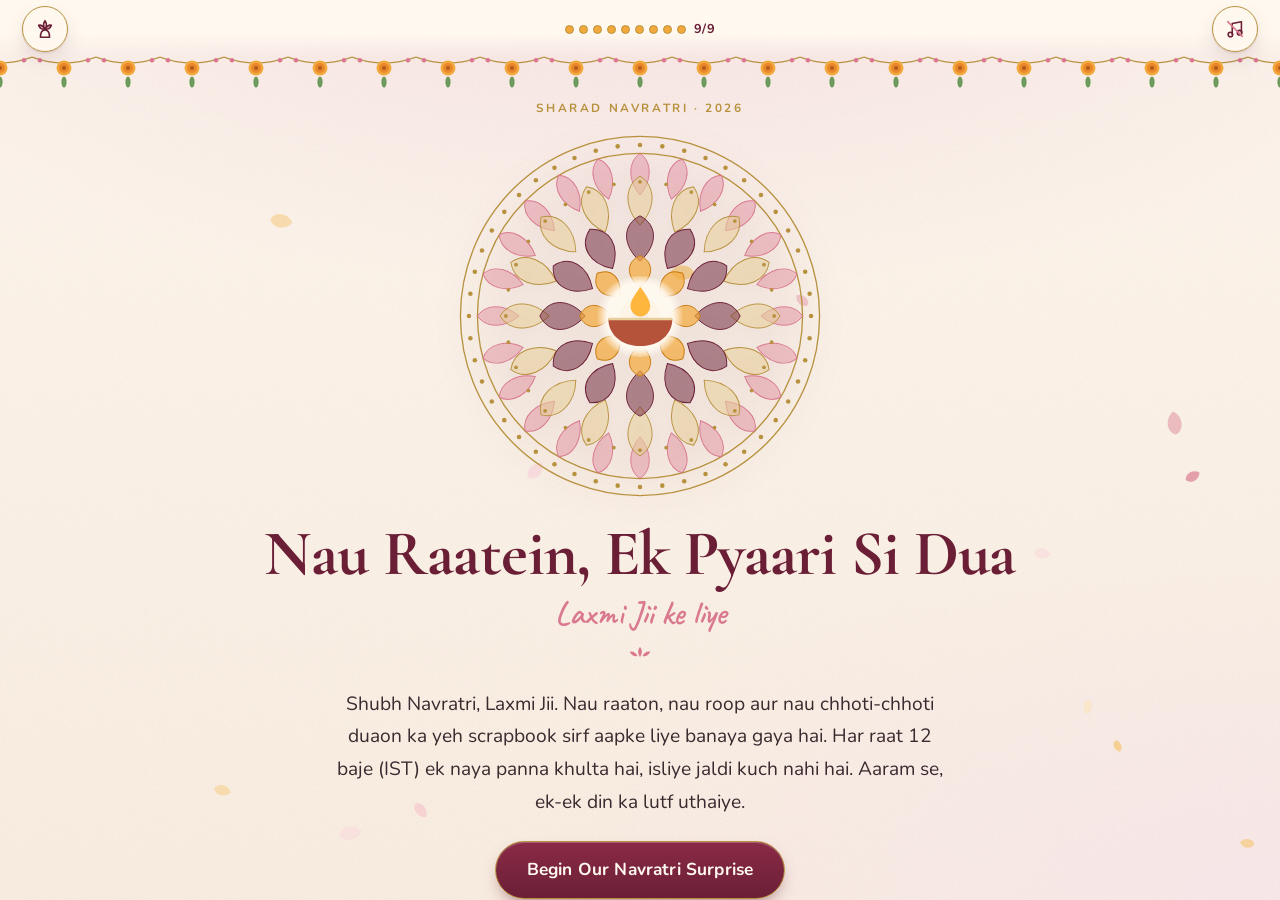
<file: index.html>
<!DOCTYPE html>
<html lang="en-IN">
<head>
  <meta charset="utf-8">
  <meta name="viewport" content="width=device-width, initial-scale=1, viewport-fit=cover">
  <meta name="theme-color" content="#F8E1E4">
  <title>Nau Raatein, Ek Pyaari Si Dua</title>
  <meta name="description" content="An interactive Navratri scrapbook for Laxmi Jii.">
  <link rel="icon" href="data:image/svg+xml,%3Csvg xmlns='http://www.w3.org/2000/svg' viewBox='0 0 100 100'%3E%3Ctext y='.9em' font-size='90'%3E%F0%9F%AA%94%3C/text%3E%3C/svg%3E">
  <link rel="preconnect" href="https://fonts.googleapis.com">
  <link rel="preconnect" href="https://fonts.gstatic.com" crossorigin>
  <link href="https://fonts.googleapis.com/css2?family=Caveat:wght@500;700&family=Cormorant+Garamond:wght@500;600;700&family=Nunito:wght@400;600;700&display=swap" rel="stylesheet">
  <link rel="stylesheet" href="styles.css">
</head>
<body data-chapter="welcome">
  <div class="paper-bg" aria-hidden="true"></div>
  <canvas id="petals" aria-hidden="true"></canvas>

  <header class="topbar">
    <button class="icon-btn" id="btnHome" aria-label="Nau Raatein par jaayein">
      <svg viewBox="0 0 24 24" aria-hidden="true"><path d="M12 3c2 3 2 6 0 9-2-3-2-6 0-9zM5 8c3-1 5 1 7 4-3 1-6-1-7-4zM19 8c-3-1-5 1-7 4 3 1 6-1 7-4zM12 13c3 0 5 3 5 8H7c0-5 2-8 5-8z"/></svg>
    </button>
    <div class="progress-wrap">
      <div class="progress" id="progress" role="img" aria-label="Progress"></div>
      <span class="progress-text" id="progressText"></span>
    </div>
    <button class="icon-btn music" id="btnMusic" aria-pressed="false">
      <svg viewBox="0 0 24 24" aria-hidden="true"><path d="M9 18V6l10-2v12"/><circle cx="7" cy="18" r="2.5"/><circle cx="17" cy="16" r="2.5"/></svg>
      <svg class="slash" viewBox="0 0 24 24" aria-hidden="true"><path d="M4 4l16 16"/></svg>
      <span class="sr">Music chalayein</span>
    </button>
  </header>
  <div class="garland" aria-hidden="true"></div>

  <main id="stage" aria-live="polite"></main>
  <div id="toast" class="toast" role="status"></div>

  <noscript><p style="padding:2rem;text-align:center">Is scrapbook ko dekhne ke liye JavaScript chalu karein.</p></noscript>

  <script src="content.js"></script>
  <script src="unlock.js"></script>
  <script src="petals.js"></script>
  <script src="music.js"></script>
  <script src="portrait.js"></script>
  <script src="app.js"></script>
</body>
</html>
</file>
<file: styles.css>
/* ===========================================================================
   Nau Raatein — styles.  Order: tokens · base · shell · type · buttons · paper
   · chapters · motion · responsive · reduced-motion
   =========================================================================== */
@property --tint { syntax: "<color>"; inherits: true; initial-value: #F8E1E4; }

:root {
  --blush: #F8E1E4; --rose: #D9788F; --rose-muted: #C98A98; --wine: #6B1F36; --wine-deep: #4A1224;
  --ivory: #FFF9F0; --paper: #FDF3E4; --gold: #B8913F; --gold-soft: #E7CF9A; --marigold: #F2A93B; --ink: #3B2A2F; --ink-soft: #6A5258;
  --tint: #F8E1E4;
  --font-display: "Cormorant Garamond", "Playfair Display", Georgia, "Times New Roman", serif;
  --font-body: "Nunito", system-ui, -apple-system, "Segoe UI", Roboto, sans-serif;
  --font-script: "Caveat", "Segoe Print", "Bradley Hand", cursive;
  --ease: cubic-bezier(.22, .8, .24, 1);
  --top: calc(env(safe-area-inset-top, 0px) + 92px);
  --noise: url("data:image/svg+xml,%3Csvg xmlns='http://www.w3.org/2000/svg' width='160' height='160'%3E%3Cfilter id='n'%3E%3CfeTurbulence type='fractalNoise' baseFrequency='.8' numOctaves='2' stitchTiles='stitch'/%3E%3CfeColorMatrix values='0 0 0 0 .42 0 0 0 0 .3 0 0 0 0 .28 0 0 0 .1 0'/%3E%3C/filter%3E%3Crect width='100%25' height='100%25' filter='url(%23n)'/%3E%3C/svg%3E");
  --shadow: 0 1px 2px rgba(74,18,36,.12), 0 8px 24px -8px rgba(74,18,36,.28);
}

*, *::before, *::after { box-sizing: border-box; }
html, body { height: 100%; margin: 0; overflow: hidden; overscroll-behavior: none; }
body {
  font-family: var(--font-body); color: var(--ink); background: var(--ivory);
  -webkit-font-smoothing: antialiased; text-rendering: optimizeLegibility; -webkit-tap-highlight-color: transparent;
}
button, input, textarea { font: inherit; color: inherit; }
img, svg, canvas { max-width: 100%; }
[hidden] { display: none !important; }
.sr { position: absolute; width: 1px; height: 1px; overflow: hidden; clip: rect(0 0 0 0); white-space: nowrap; }
:focus-visible { outline: 3px solid var(--gold); outline-offset: 3px; border-radius: 6px; }

/* ---------- background + shell ---------- */
.paper-bg {
  position: fixed; inset: 0; z-index: 0;
  background:
    var(--noise),
    radial-gradient(120% 70% at 50% -10%, var(--tint) 0%, transparent 60%),
    radial-gradient(90% 60% at 100% 100%, color-mix(in srgb, var(--tint) 70%, #fff) 0%, transparent 65%),
    linear-gradient(180deg, var(--ivory), #FBEFE3);
  transition: --tint .9s var(--ease);
}
#petals { position: fixed; inset: 0; width: 100%; height: 100%; z-index: 1; pointer-events: none; }
#stage { position: fixed; inset: 0; z-index: 2; height: 100vh; height: 100dvh; }

.topbar {
  position: fixed; z-index: 10; top: 0; left: 0; right: 0;
  display: flex; align-items: center; justify-content: space-between; gap: 8px;
  padding: calc(env(safe-area-inset-top, 0px) + 6px) max(12px, env(safe-area-inset-right)) 6px max(12px, env(safe-area-inset-left));
  background: linear-gradient(var(--ivory) 55%, transparent);
}
.icon-btn {
  width: 46px; height: 46px; border-radius: 50%; border: 1.5px solid var(--gold); background: rgba(255,249,240,.9);
  display: grid; place-items: center; cursor: pointer; position: relative; box-shadow: var(--shadow);
  transition: transform .2s var(--ease), background .2s;
}
.icon-btn svg { width: 22px; height: 22px; fill: none; stroke: var(--wine); stroke-width: 1.7; stroke-linecap: round; stroke-linejoin: round; }
.icon-btn:active { transform: scale(.92); }
.icon-btn.music .slash { position: absolute; inset: 0; margin: auto; stroke: var(--rose); transition: opacity .2s; }
.icon-btn.music.is-on { background: var(--wine); }
.icon-btn.music.is-on svg { stroke: var(--ivory); }
.icon-btn.music.is-on .slash { opacity: 0; }
.icon-btn.music.is-on { animation: pulse 2.6s ease-in-out infinite; }
.progress-wrap { display: flex; align-items: center; gap: 8px; min-width: 0; }
.progress { display: flex; gap: 5px; }
.progress i { width: 9px; height: 9px; border-radius: 50%; border: 1.5px solid var(--rose-muted); background: transparent; transition: background .4s, transform .4s var(--ease); }
.progress i.on { background: var(--marigold); border-color: var(--gold); }
.progress i.here { transform: scale(1.4); box-shadow: 0 0 0 3px rgba(242,169,59,.3); }
.progress-text { font-size: .8rem; font-weight: 700; color: var(--wine); letter-spacing: .04em; }

.garland {
  position: fixed; z-index: 9; left: 0; right: 0; pointer-events: none; height: 36px;
  top: calc(env(safe-area-inset-top, 0px) + 54px);
  background: url("data:image/svg+xml,%3Csvg xmlns='http://www.w3.org/2000/svg' width='64' height='40' viewBox='0 0 64 40'%3E%3Cpath d='M0 3Q32 15 64 3' fill='none' stroke='%23B8913F' stroke-width='1.2'/%3E%3Cg transform='translate(32 14)'%3E%3Ccircle r='7.5' fill='%23F2A93B'/%3E%3Ccircle r='5' fill='%23E8872B'/%3E%3Ccircle r='2' fill='%23B35A12'/%3E%3C/g%3E%3Cellipse cx='32' cy='28' rx='2.6' ry='5.5' fill='%236C9A5B'/%3E%3Ccircle cx='8' cy='6.3' r='2.3' fill='%23D9788F'/%3E%3Ccircle cx='56' cy='6.3' r='2.3' fill='%23D9788F'/%3E%3C/svg%3E") repeat-x top center / 64px 40px;
  transform-origin: 50% 0; animation: sway 7s ease-in-out infinite;
}

/* ---------- typography ---------- */
.display { font-family: var(--font-display); font-weight: 700; color: var(--wine); line-height: 1.02; letter-spacing: -.01em; font-size: clamp(2.2rem, 7.4vw, 4.2rem); margin: 0; text-wrap: balance; }
.h2 { font-family: var(--font-display); font-weight: 700; color: var(--wine); font-size: clamp(1.8rem, 5.2vw, 3rem); line-height: 1.08; margin: 0 0 .2em; text-wrap: balance; }
.h3 { font-family: var(--font-display); font-weight: 700; color: var(--wine); font-size: clamp(1.4rem, 3.6vw, 1.9rem); margin: 1.6em 0 .6em; text-align: center; }
.eyebrow { font-size: .74rem; letter-spacing: .22em; text-transform: uppercase; font-weight: 700; color: var(--gold); margin: 0 0 .5rem; }
.script, .kicker { font-family: var(--font-script); font-weight: 600; }
.kicker { font-size: clamp(1.5rem, 4.5vw, 2.1rem); color: var(--rose); margin: .35rem 0 0; }
.lead { font-size: clamp(1.02rem, .95rem + .35vw, 1.2rem); line-height: 1.7; max-width: 52ch; margin: .6rem auto 1.4rem; color: var(--ink); }
.body { font-size: clamp(1rem, .96rem + .16vw, 1.08rem); line-height: 1.78; margin: 0 0 1em; max-width: 64ch; hyphens: auto; }
.body.center { text-align: center; margin-inline: auto; }
.body.small { font-size: .94rem; line-height: 1.65; }
.hint { font-size: .86rem; color: var(--ink-soft); margin: 1rem auto 0; max-width: 46ch; text-align: center; }
.hint.left { text-align: left; margin-inline: 0; }

.orn { display: flex; align-items: center; gap: 10px; justify-content: center; margin: .7rem auto 1rem; max-width: 280px; }
.orn i { flex: 1; height: 1px; background: linear-gradient(90deg, transparent, var(--gold)); }
.orn i:last-child { background: linear-gradient(270deg, transparent, var(--gold)); }
.orn svg { width: 34px; height: 17px; fill: var(--rose); }
.col-text .orn { justify-content: flex-start; margin-left: 0; }

/* ---------- buttons ---------- */
.btn {
  position: relative; overflow: hidden; display: inline-flex; align-items: center; justify-content: center; gap: .5rem;
  min-height: 48px; padding: 0 1.4rem; border-radius: 999px; border: 1.5px solid var(--wine); cursor: pointer;
  font-weight: 700; font-size: .98rem; letter-spacing: .01em; text-decoration: none; line-height: 1.15;
  transition: transform .18s var(--ease), box-shadow .25s, background .25s, color .25s;
  -webkit-user-select: none; user-select: none; touch-action: manipulation;
}
.btn:active { transform: translateY(1px) scale(.97); }
.btn-primary { background: linear-gradient(180deg, #8a2a47, var(--wine)); color: var(--ivory); border-color: var(--gold); box-shadow: 0 1px 0 rgba(255,255,255,.25) inset, 0 8px 18px -8px rgba(107,31,54,.7); }
.btn-primary:hover { box-shadow: 0 1px 0 rgba(255,255,255,.25) inset, 0 12px 24px -8px rgba(107,31,54,.8); transform: translateY(-1px); }
.btn-ghost { background: rgba(255,249,240,.7); color: var(--wine); }
.btn-ghost:hover { background: var(--ivory); }
.btn-quiet { background: transparent; border-color: transparent; color: var(--ink-soft); text-decoration: underline; }
.btn-lg { min-height: 58px; font-size: 1.08rem; padding: 0 1.9rem; animation: pulse 3s ease-in-out infinite; }
.btn.is-wait { opacity: .6; }
.ripple { position: absolute; width: 10px; height: 10px; margin: -5px; border-radius: 50%; background: rgba(255,255,255,.55); transform: scale(0); animation: ripple .6s ease-out forwards; pointer-events: none; }

/* ---------- paper, tape, notes ---------- */
.paper, .card, .reflect, .notice, .night-card, .beyond-card { position: relative; }
.paper, .card {
  background: var(--noise), var(--ivory); border-radius: 4px 14px 6px 12px; box-shadow: var(--shadow); padding: clamp(20px, 4vw, 34px);
}
.pad { padding: clamp(18px, 4vw, 30px); border: 0; margin: 0 0 1rem; min-width: 0; }
.tape::before {
  content: ""; position: absolute; top: -12px; left: 50%; width: 92px; height: 24px; transform: translateX(-50%) rotate(-3deg);
  background: repeating-linear-gradient(45deg, rgba(217,120,143,.55) 0 8px, rgba(248,225,228,.7) 8px 16px); box-shadow: 0 1px 3px rgba(74,18,36,.18); border-radius: 2px;
}
.card-label { font-size: .74rem; font-weight: 700; letter-spacing: .16em; text-transform: uppercase; color: var(--accent, var(--gold)); margin: 0 0 .7rem; display: block; padding: 0; }
.card-label.script { font-family: var(--font-script); font-size: 1.5rem; letter-spacing: 0; text-transform: none; color: var(--accent, var(--rose)); }
.letter {
  background: var(--noise), repeating-linear-gradient(transparent 0 33px, rgba(201,138,152,.22) 33px 34px), #FFFBF3;
  border-left: 3px solid var(--accent, var(--rose)); transform: rotate(-.35deg);
}
.letter .body { line-height: 34px; font-size: 1.04rem; }
.reflect {
  background: var(--soft, var(--blush)); border: 2px dashed var(--accent, var(--rose)); border-radius: 18px; padding: 20px 22px; transform: rotate(.3deg);
}
.reflect .dua { font-size: 1.5rem; margin: .4rem 0 0; color: var(--deep, var(--wine)); }
.notice { border: 1.5px dashed var(--gold); border-radius: 14px; padding: 16px 18px; background: rgba(255,249,240,.75); margin-bottom: 1.2rem; }
.notice .body { margin: 0; }

/* ---------- chapters (stage, scroll, transitions) ---------- */
.chapter { position: absolute; inset: 0; backface-visibility: hidden; }
.chapter__scroll {
  position: absolute; inset: 0; overflow-x: hidden; overflow-y: auto; -webkit-overflow-scrolling: touch; overscroll-behavior: contain;
  display: flex; flex-direction: column; outline: none;
  padding: var(--top) max(18px, env(safe-area-inset-right)) calc(env(safe-area-inset-bottom, 0px) + 36px) max(18px, env(safe-area-inset-left));
  scrollbar-width: thin; scrollbar-color: var(--rose-muted) transparent;
}
.chapter__inner { margin: auto; width: 100%; }
.center-col { max-width: 640px; margin: 0 auto; text-align: center; display: flex; flex-direction: column; align-items: center; }
.wide-col { max-width: 1040px; margin: 0 auto; }
.narrow-col { max-width: 720px; margin: 0 auto; }
.wide-col .eyebrow, .wide-col .h2, .narrow-col > .eyebrow, .narrow-col > .h2 { text-align: center; }
.row-actions { display: flex; gap: 12px; margin-top: 1.1rem; align-items: center; }
.row-actions.wrap { flex-wrap: wrap; }
.narrow-col > .row-actions, .center-col .row-actions { justify-content: center; }
.two-col { display: grid; grid-template-columns: 1fr; gap: 1.4rem; max-width: 1120px; margin: 0 auto; align-items: center; }
.col-art { display: grid; place-items: center; }

.chapter.enter-fwd { animation: chIn .75s var(--ease) both; }
.chapter.enter-back { animation: chInBack .75s var(--ease) both; }
.chapter.leave-fwd { animation: chOut .5s ease-in both; pointer-events: none; z-index: 0; }
.chapter.leave-back { animation: chOutBack .5s ease-in both; pointer-events: none; z-index: 0; }
[data-r] { animation: rise .85s var(--ease) both; animation-delay: calc(var(--i, 0) * 85ms + 180ms); }

/* welcome */
.welcome-art { position: relative; width: clamp(170px, 36vh, 290px); aspect-ratio: 1; margin: .2rem auto 1rem; }
.welcome-art .mandala { width: 100%; height: 100%; filter: drop-shadow(0 6px 14px rgba(107,31,54,.18)); }
.welcome-diya { position: absolute; inset: 0; display: grid; place-items: center; }
.welcome-diya .diya-svg { width: 24%; padding: 6px; border-radius: 50%; background: radial-gradient(circle, rgba(255,249,240,.95) 55%, transparent 72%); }
.welcome-diya .flame { opacity: 1; animation: flicker 2.2s ease-in-out infinite; transform-origin: 50% 90%; }

/* mandala */
.mandala { display: block; overflow: visible; }
.mandala .ring { transform-origin: 0 0; }
.mandala .r-a { animation: spin 140s linear infinite; }
.mandala .r-b { animation: spin 180s linear infinite reverse; }
.mandala .r-c { animation: spin 220s linear infinite; }
.mandala .m-outline { fill: none; stroke: var(--gold); stroke-width: 1.4; stroke-dasharray: 1; stroke-dashoffset: 1; animation: draw 2.6s .3s var(--ease) forwards; }
.mandala .dots circle { fill: var(--gold); }
.mandala .p-rose { fill: rgba(217,120,143,.38); stroke: var(--rose); stroke-width: 1; }
.mandala .p-gold { fill: rgba(231,207,154,.55); stroke: var(--gold); stroke-width: 1; }
.mandala .p-wine { fill: rgba(107,31,54,.5); stroke: var(--wine); stroke-width: 1; }
.mandala .p-marigold { fill: rgba(242,169,59,.7); stroke: #C57A12; stroke-width: 1; }
.mandala .m-core { fill: var(--marigold); stroke: var(--gold); stroke-width: 1.5; }
.mandala .m-core2 { fill: var(--wine); }
.rangoli-wrap { --glow: 0; width: clamp(220px, 56vw, 520px); aspect-ratio: 1; transition: filter .8s; }
.rangoli-wrap.glow { filter: drop-shadow(0 0 calc(6px + var(--glow) * 26px) rgba(242,169,59, calc(.25 + var(--glow) * .5))); }
.rangoli-wrap .mandala { width: 100%; height: 100%; }
.mantra { margin: 1rem 0 1.2rem; text-align: center; padding: 22px 20px; }
.mantra blockquote { margin: 0 0 .5rem; font-family: var(--font-display); font-weight: 600; font-style: italic; font-size: clamp(1.1rem, 3.4vw, 1.4rem); color: var(--wine); line-height: 1.5; }
.mantra figcaption { font-size: .9rem; color: var(--ink-soft); }

/* diyas */
.diya-row { display: flex; gap: clamp(6px, 2vw, 14px); justify-content: center; flex-wrap: wrap; margin: .6rem 0; }
.diya { width: 56px; height: 56px; padding: 6px; border: 0; background: transparent; cursor: pointer; border-radius: 14px; transition: transform .25s var(--ease); touch-action: manipulation; }
.diya:active { transform: scale(.92); }
.diya-svg { width: 100%; height: auto; overflow: visible; display: block; }
.diya .flame { fill: url(#none); fill: #FFB63D; opacity: 0; transform-origin: 50% 90%; transition: opacity .5s; }
.diya.lit .flame { opacity: 1; animation: flicker 2.2s ease-in-out infinite; }
.diya.lit .diya-svg { filter: drop-shadow(0 0 10px rgba(255,170,50,.85)); }
.diya-svg .bowl { fill: #B5523A; } .diya-svg .rim { stroke: var(--gold-soft); stroke-width: 2; fill: none; }
.welcome-diya .flame { fill: #FFB63D; }
.diya-msg { min-height: 1.6em; font-family: var(--font-script); font-size: 1.4rem; color: var(--wine); text-align: center; margin: .3rem 0 0; }

/* nights */
.meter { position: relative; height: 22px; max-width: 420px; margin: 1.1rem auto 1.5rem; background: rgba(255,249,240,.8); border: 1.5px solid var(--gold); border-radius: 99px; overflow: hidden; }
.meter span { position: absolute; inset: 0 auto 0 0; background: linear-gradient(90deg, var(--rose), var(--marigold)); transition: width 1s var(--ease); }
.meter b { position: relative; display: block; text-align: center; font-size: .78rem; line-height: 19px; color: var(--wine); letter-spacing: .08em; }
.night-grid { display: grid; grid-template-columns: repeat(2, minmax(0, 1fr)); gap: 12px; }
.night-card {
  --accent: var(--rose); text-align: left; background: var(--soft, var(--blush)); border: 2px solid var(--accent); border-radius: 18px 6px 18px 6px;
  padding: 14px 14px 12px; display: flex; flex-direction: column; gap: 3px; min-height: 176px; cursor: pointer; overflow: hidden;
  box-shadow: var(--shadow); transition: transform .3s var(--ease), box-shadow .3s; touch-action: manipulation;
}
.night-card:hover { transform: translateY(-4px) rotate(-.6deg); box-shadow: 0 14px 28px -10px rgba(74,18,36,.4); }
.night-card:active { transform: scale(.98); }
.nc-num { position: absolute; right: 8px; top: -8px; font-family: var(--font-display); font-size: 4.6rem; font-weight: 700; line-height: 1; color: var(--accent); opacity: .22; }
.nc-icon { font-size: 1.7rem; line-height: 1; }
.nc-name { font-family: var(--font-display); font-weight: 700; font-size: 1.28rem; color: var(--deep); line-height: 1.1; margin-top: 4px; overflow-wrap: anywhere; }
.nc-theme { font-size: .8rem; color: var(--ink-soft); line-height: 1.3; }
.nc-colour { display: flex; align-items: center; gap: 6px; font-size: .78rem; font-weight: 700; margin-top: auto; color: var(--deep); }
.nc-colour i { width: 14px; height: 14px; border-radius: 50%; border: 1.5px solid rgba(0,0,0,.25); flex: none; }
.nc-state { font-size: .72rem; font-weight: 700; letter-spacing: .03em; color: var(--accent); }
.night-card.locked { filter: saturate(.45); background: repeating-linear-gradient(135deg, rgba(255,255,255,.35) 0 8px, transparent 8px 16px), var(--soft); border-style: dashed; opacity: .88; }
.night-card.locked:hover { transform: none; }
.beyond-grid { display: grid; grid-template-columns: repeat(auto-fit, minmax(210px, 1fr)); gap: 12px; }
.beyond-card { display: grid; grid-template-columns: auto 1fr; column-gap: 12px; align-items: center; text-align: left; padding: 14px 16px; border-radius: 14px; border: 1.5px dashed var(--gold); background: rgba(255,249,240,.85); cursor: pointer; min-height: 64px; box-shadow: var(--shadow); transition: transform .25s var(--ease); }
.beyond-card:hover { transform: translateY(-3px); }
.bc-icon { grid-row: span 2; font-size: 1.6rem; }
.bc-title { font-family: var(--font-display); font-weight: 700; font-size: 1.15rem; color: var(--wine); line-height: 1.15; }
.bc-state { font-size: .76rem; color: var(--ink-soft); }
.beyond-card.locked { opacity: .7; filter: saturate(.5); }

/* day page */
.ch-day { --accent: var(--rose); --soft: var(--blush); --deep: var(--wine); }
.day-grid { display: grid; gap: 1.2rem; max-width: 1080px; margin: 0 auto; }
.day-head { text-align: center; }
.day-badge { position: relative; width: 138px; height: 138px; margin: 0 auto .8rem; border-radius: 50%; background: var(--soft); border: 2px solid var(--accent); display: grid; place-items: center; box-shadow: var(--shadow); }
.day-badge::after { content: ""; position: absolute; inset: 7px; border-radius: 50%; border: 1.5px dashed var(--accent); animation: spin 60s linear infinite; }
.db-day { position: absolute; top: 20px; font-size: .68rem; letter-spacing: .24em; text-transform: uppercase; font-weight: 700; color: var(--deep); }
.db-num { font-family: var(--font-display); font-weight: 700; font-size: 3.9rem; line-height: 1; color: var(--accent); margin-top: 14px; }
.motif { position: absolute; bottom: -10px; right: -58px; width: 78px; fill: var(--accent); stroke: var(--accent); stroke-width: 2; stroke-linecap: round; opacity: .45; animation: float 6s ease-in-out infinite; }
.day-title { color: var(--deep); }
.colour-chip { display: inline-flex; align-items: center; gap: 8px; margin: .3rem 0 .8rem; padding: 6px 14px; background: rgba(255,249,240,.85); border: 1.5px solid var(--accent); border-radius: 99px; font-size: .88rem; }
.colour-chip i { width: 16px; height: 16px; border-radius: 50%; border: 1.5px solid rgba(0,0,0,.28); }
.facts { list-style: none; display: flex; flex-wrap: wrap; gap: 8px; justify-content: center; padding: 0; margin: 0; }
.facts li { font-size: .84rem; padding: 7px 12px; border-radius: 12px; background: var(--soft); border: 1px solid var(--accent); line-height: 1.25; }
.facts li span { display: block; font-size: .64rem; letter-spacing: .14em; text-transform: uppercase; font-weight: 700; color: var(--accent); }
.day-body { display: grid; gap: 1.5rem; min-width: 0; }
.day-body .card .body:last-child { margin-bottom: 0; }
.day-nav { display: flex; gap: 10px; flex-wrap: wrap; }
.day-nav .btn { flex: 1 1 96px; }

/* suggestion */
.chips { display: flex; flex-wrap: wrap; gap: 8px; margin: .2rem 0 1.2rem; }
.chip { position: relative; }
.chip input { position: absolute; opacity: 0; inset: 0; width: 100%; height: 100%; margin: 0; cursor: pointer; }
.chip span { display: inline-flex; align-items: center; min-height: 44px; padding: 0 16px; border-radius: 99px; border: 1.5px solid var(--rose-muted); background: var(--ivory); font-size: .94rem; transition: all .2s var(--ease); }
.chip input:checked + span { background: var(--wine); color: var(--ivory); border-color: var(--gold); transform: scale(1.03); }
.chip input:focus-visible + span { outline: 3px solid var(--gold); outline-offset: 2px; }
textarea { width: 100%; min-height: 120px; resize: vertical; padding: 14px 16px; border-radius: 12px; border: 1.5px solid var(--rose-muted); background: #FFFDF8; font-size: 1rem; line-height: 1.55; }
textarea:focus { outline: 3px solid rgba(184,145,63,.5); border-color: var(--gold); }
.status { min-height: 1.4em; margin: .6rem 0 0; font-size: .9rem; color: var(--wine); font-weight: 600; }

/* portrait */
.portrait-polaroid { background: var(--noise), #FFFBF3; padding: 12px 12px 6px; box-shadow: 0 2px 4px rgba(74,18,36,.15), 0 22px 40px -14px rgba(74,18,36,.45); transform: rotate(-1.4deg); border-radius: 3px; position: relative; }
.portrait-frame { position: relative; width: min(78vw, 360px, calc((100dvh - 330px) * .72)); min-width: 200px; aspect-ratio: 900 / 1243; background: #DFCDB8; overflow: hidden; }
.portrait-frame canvas { position: absolute; inset: 0; width: 100%; height: 100%; display: block; }
.p-pencil { position: absolute; left: 0; top: 0; font-size: 30px; line-height: 1; opacity: 0; transform: translate(-8%, -92%) rotate(-30deg); transition: opacity .35s; filter: drop-shadow(0 3px 2px rgba(0,0,0,.25)); pointer-events: none; }
.p-loading { position: absolute; inset: 0; display: grid; place-items: center; text-align: center; padding: 12px; font-size: .9rem; color: var(--ink-soft); }
.polaroid-cap { margin: 6px 0 2px; text-align: center; font-size: 1.5rem; color: var(--wine); }
.stage-label { min-height: 1.6em; font-family: var(--font-script); font-size: 1.5rem; color: var(--rose); margin: .4rem 0; }

/* envelope */
.final-col { position: relative; }
.envelope-stage { text-align: center; margin: 5rem 0 1rem; }
.envelope-stage.done { position: absolute; left: 0; right: 0; top: 0; pointer-events: none; animation: envOut .6s var(--ease) forwards; }
.envelope { position: relative; width: min(88vw, 400px); aspect-ratio: 3 / 2; border: 0; background: none; padding: 0; cursor: pointer; perspective: 1000px; display: block; margin: 0 auto; filter: drop-shadow(0 18px 20px rgba(74,18,36,.3)); animation: bob 5s ease-in-out infinite; touch-action: manipulation; }
.envelope.open { animation: none; }
.envelope > span { position: absolute; display: block; }
.env-back { inset: 0; background: linear-gradient(160deg, #E9A9B6, #D07F93); border-radius: 6px; }
.env-letter { left: 7%; right: 7%; top: 8%; bottom: 4%; background: var(--noise), #FFFBF3; border-radius: 4px; padding: 14% 10% 0; transition: transform 1s var(--ease) .7s; z-index: 2; display: flex; flex-direction: column; gap: 9px; }
.env-letter i { height: 5px; border-radius: 3px; background: rgba(201,138,152,.4); }
.env-letter i:nth-child(2) { width: 82%; } .env-letter i:nth-child(3) { width: 58%; }
.envelope.open .env-letter { transform: translateY(-48%); }
.env-front { inset: 0; z-index: 3; background: linear-gradient(200deg, #F3BCC7, #DC8DA0); clip-path: polygon(0 100%, 0 0, 50% 60%, 100% 0, 100% 100%); border-radius: 0 0 6px 6px; }
.env-flap { left: 0; right: 0; top: 0; height: 60%; z-index: 4; background: linear-gradient(180deg, #EFA5B4, #D98699); clip-path: polygon(0 0, 100% 0, 50% 100%); transform-origin: 50% 0; transition: transform .8s var(--ease), z-index 0s .4s; }
.envelope.open .env-flap { transform: rotateX(180deg); z-index: 1; background: linear-gradient(0deg, #C86F86, #D98699); }
.env-seal { left: 50%; top: 53%; width: 58px; height: 58px; margin: -29px 0 0 -29px; border-radius: 50%; z-index: 5; display: grid !important; place-items: center; background: radial-gradient(circle at 35% 30%, #A23552, var(--wine-deep)); color: var(--gold-soft); font-size: 1.7rem; box-shadow: 0 3px 6px rgba(0,0,0,.35); transition: opacity .4s, transform .5s var(--ease); }
.envelope.open .env-seal { opacity: 0; transform: scale(.4) rotate(40deg); }
.env-to { left: 0; right: 0; bottom: 9%; z-index: 4; font-size: 1.5rem; color: var(--wine-deep); transition: opacity .3s; }
.envelope.open .env-to { opacity: 0; }
.final-letter { margin: 2.8rem auto 1.4rem; padding: clamp(24px, 5vw, 44px); opacity: 0; outline: none; }
.final-letter.show { animation: letterIn 1s .3s var(--ease) both; }
.final-letter .f-to { font-size: 2rem; color: var(--wine); margin: 0 0 .6rem; }
.final-letter .f-r { animation: rise .9s var(--ease) both; animation-delay: calc(var(--i, 0) * 220ms + 700ms); }
.final-letter .body { font-size: 1.06rem; line-height: 1.85; }
.f-bless { font-family: var(--font-display); font-weight: 700; font-style: italic; font-size: clamp(1.3rem, 4vw, 1.7rem); color: var(--wine); text-align: center; margin: 1.4rem 0 1rem; text-wrap: balance; }
.f-sign { font-size: 1.7rem; text-align: right; color: var(--wine); margin: 0; line-height: 1.2; }
.final-actions { justify-content: center; }

/* toast */
.toast { position: fixed; z-index: 30; left: 50%; bottom: calc(env(safe-area-inset-bottom, 0px) + 18px); max-width: min(92vw, 460px); transform: translate(-50%, 24px); opacity: 0; pointer-events: none; padding: 12px 18px; background: var(--wine-deep); color: var(--ivory); border-radius: 14px; font-size: .92rem; line-height: 1.4; text-align: center; box-shadow: var(--shadow); transition: opacity .35s, transform .35s var(--ease); }
.toast.show { opacity: 1; transform: translate(-50%, 0); }

/* ---------- keyframes ---------- */
@keyframes chIn { from { opacity: 0; transform: translate3d(0, 30px, 0) scale(.982); } to { opacity: 1; transform: none; } }
@keyframes chInBack { from { opacity: 0; transform: translate3d(0, -26px, 0) scale(1.012); } to { opacity: 1; transform: none; } }
@keyframes chOut { to { opacity: 0; transform: translate3d(0, -22px, 0) scale(1.012); } }
@keyframes chOutBack { to { opacity: 0; transform: translate3d(0, 26px, 0) scale(.985); } }
@keyframes rise { from { opacity: 0; transform: translate3d(0, 18px, 0); } to { opacity: 1; transform: none; } }
@keyframes spin { to { transform: rotate(360deg); } }
@keyframes draw { to { stroke-dashoffset: 0; } }
@keyframes sway { 0%, 100% { transform: rotate(-.35deg); } 50% { transform: rotate(.35deg); } }
@keyframes float { 0%, 100% { transform: translateY(0); } 50% { transform: translateY(-6px); } }
@keyframes bob { 0%, 100% { transform: translateY(0); } 50% { transform: translateY(-7px); } }
@keyframes pulse { 0%, 100% { box-shadow: 0 0 0 0 rgba(242,169,59,0), var(--shadow); } 50% { box-shadow: 0 0 0 9px rgba(242,169,59,.2), var(--shadow); } }
@keyframes flicker { 0%, 100% { transform: scale(1, 1) rotate(0); } 25% { transform: scale(.94, 1.06) rotate(-1.5deg); } 55% { transform: scale(1.04, .96) rotate(1.2deg); } 80% { transform: scale(.97, 1.04) rotate(-.6deg); } }
@keyframes ripple { to { transform: scale(26); opacity: 0; } }
@keyframes envOut { to { opacity: 0; transform: translateY(46px) scale(.92); } }
@keyframes letterIn { from { opacity: 0; transform: translateY(40px) scale(.96); } to { opacity: 1; transform: none; } }

/* ---------- responsive ---------- */
@media (min-width: 640px) {
  .night-grid { grid-template-columns: repeat(3, minmax(0, 1fr)); gap: 16px; }
  .night-card { min-height: 190px; padding: 18px; }
  .topbar { padding-inline: max(22px, env(safe-area-inset-left)); }
  .welcome-art { width: clamp(220px, 40vh, 320px); }
}
@media (min-width: 900px) {
  :root { --top: calc(env(safe-area-inset-top, 0px) + 100px); }
  .two-col { grid-template-columns: minmax(0, 1fr) minmax(0, 1fr); gap: clamp(2rem, 5vw, 4.5rem); }
  .portrait-cols { grid-template-columns: minmax(0, .9fr) minmax(0, 1.1fr); }
  .portrait-frame { width: min(36vw, 460px, calc((100dvh - 250px) * .72)); }
  .day-grid { grid-template-columns: minmax(280px, 340px) minmax(0, 1fr); column-gap: clamp(2rem, 5vw, 4rem); align-items: start; }
  .day-head { position: sticky; top: 0; }
  .day-nav, .day-grid > .hint { grid-column: 1 / -1; }
  .day-nav { max-width: 560px; margin: 0 auto; width: 100%; }
  .day-badge { width: 168px; height: 168px; } .db-num { font-size: 4.8rem; } .db-day { top: 26px; }
  .rangoli-wrap { width: min(38vw, 520px, calc(100dvh - 200px)); }
  .welcome-art { width: clamp(240px, 42vh, 380px); }
  .display { font-size: clamp(3rem, 5vw, 4.8rem); }
  .center-col { max-width: 760px; }
  .two-col .col-text .row-actions { justify-content: flex-start; }
}
@media (min-width: 1280px) { .chapter__scroll { padding-inline: 48px; } }
@media (max-width: 400px) {
  .progress { gap: 4px; } .progress i { width: 8px; height: 8px; }
  .btn { padding: 0 1.1rem; }
  .letter .body { line-height: 31px; }
}
@media (max-height: 560px) and (orientation: landscape) { .welcome-art { width: 120px; } }

/* ---------- reduced motion ---------- */
@media (prefers-reduced-motion: reduce) {
  *, *::before, *::after { animation-duration: .001ms !important; animation-delay: 0s !important; animation-iteration-count: 1 !important; transition-duration: .001ms !important; transition-delay: 0s !important; scroll-behavior: auto !important; }
  .mandala .m-outline { stroke-dashoffset: 0; }
  .garland, .mandala .ring, .envelope { animation: none !important; }
}

/* Expanded day-by-day scrapbook slides */
.day-slide-layout { align-items: start; }
.day-slide-body { min-width: 0; }
.day-slide[hidden] { display: none !important; }
.day-slide { transform-origin: center; }
.day-slide.slide-enter { animation: scrapbookSlideIn .42s cubic-bezier(.2,.75,.25,1) both; }
@keyframes scrapbookSlideIn { from { opacity: 0; transform: translateX(30px) rotate(.6deg); filter: blur(2px); } to { opacity: 1; transform: translateX(0) rotate(0); filter: blur(0); } }
.slide-kicker { color: var(--deep, #9b526d); font-size: clamp(1.35rem, 3vw, 1.8rem); margin: .15rem 0 .8rem; }
.slide-note { text-align: center; font-size: .95rem; color: var(--muted, #806b70); margin: 1.2rem .4rem .5rem; }
.slide-controls { display: grid; grid-template-columns: auto 1fr; align-items: center; gap: .7rem 1rem; margin: 1.25rem 0 1rem; padding: 1rem; border: 1px solid rgba(155,82,109,.2); border-radius: 18px; background: rgba(255,255,255,.52); box-shadow: 0 8px 24px rgba(111,54,75,.06); }
.slide-count { color: var(--deep, #9b526d); font-family: 'Cormorant Garamond',serif; font-size: 1.35rem; font-weight: 700; white-space: nowrap; }
.slide-count i { font-size: .9rem; font-style: normal; opacity: .6; margin-left: .15rem; }
.slide-progress { display: flex; gap: .4rem; align-items: center; justify-content: flex-end; }
.slide-progress i { display: block; height: 5px; width: 30px; max-width: 18%; border-radius: 99px; background: #e7d6d9; transition: background .25s, transform .25s; }
.slide-progress i.current { background: var(--accent, #b85c7a); transform: scaleY(1.45); }
.slide-progress i.done { background: #c99b5e; }
.slide-buttons { grid-column: 1 / -1; display: flex; justify-content: space-between; gap: .75rem; }
.slide-buttons .btn { flex: 1; }
.slide-buttons button:disabled { opacity: .35; cursor: not-allowed; }
.slide-finish { display: flex; align-items: center; justify-content: center; gap: .6rem; margin: 1rem 0; padding: 1rem; border-radius: 14px; background: rgba(255,248,229,.78); color: #84613e; text-align: center; }
@media (max-width: 760px) { .slide-controls { padding: .8rem; } .slide-buttons .btn { padding-inline: .7rem; font-size: .88rem; } }
@media (prefers-reduced-motion: reduce) { .day-slide.slide-enter { animation: none; } }


/* Special additions: nine-petal progress, hidden notes, dedication reveal */
.petal-progress { display:flex; flex-direction:column; align-items:center; gap:.25rem; margin:1.2rem auto 1.8rem; }
.petal-mandala { width:156px; height:156px; position:relative; display:grid; place-items:center; border:1px solid rgba(171,112,126,.35); border-radius:50%; background:radial-gradient(circle,rgba(255,252,243,.9) 0 26%,rgba(239,216,211,.34) 27% 53%,transparent 54%); box-shadow:inset 0 0 0 7px rgba(255,255,255,.4),0 8px 22px rgba(115,64,78,.08); }
.petal-mandala:before,.petal-mandala:after { content:""; position:absolute; inset:12px; border:1px dashed rgba(171,112,126,.45); border-radius:50%; }
.petal-mandala:after { inset:28px; border-style:solid; }
.petal-mandala b { font:700 1.8rem 'Cormorant Garamond',serif; color:var(--wine,#914c63); z-index:1; }
.petal-mandala b small { font-size:.8rem; opacity:.65; }
.petal { position:absolute; left:calc(50% - 12px); top:calc(50% - 12px); width:24px; height:24px; display:grid; place-items:center; color:#bda4a9; font-size:1.2rem; transform:rotate(calc(var(--petal)*40deg)) translateY(-61px); border-radius:60% 60% 45% 45%; transition:color .35s,background .35s,box-shadow .35s; }
.petal.lit { color:#fff7e4; background:linear-gradient(135deg,#d6a05d,#b85c7a); box-shadow:0 0 12px rgba(198,139,98,.5); animation:petalGlow 2.8s ease-in-out infinite alternate; }
.petal-caption { margin:0; color:var(--deep,#9b526d); font-size:1.2rem; text-align:center; }
@keyframes petalGlow { from{filter:saturate(.85)} to{filter:saturate(1.25);box-shadow:0 0 16px rgba(198,139,98,.55)} }
.secret-envelope-wrap { display:grid; place-items:center; margin:1.3rem 0; }
.secret-envelope { display:flex; flex-direction:column; align-items:center; gap:.45rem; min-width:min(260px,100%); padding:1.3rem 1.7rem; border:1px solid rgba(175,118,135,.38); border-radius:14px 14px 20px 20px; background:linear-gradient(145deg,#fffaf0,#f4e4e6); color:var(--deep,#92526b); box-shadow:0 9px 20px rgba(100,57,70,.1); cursor:pointer; transition:transform .3s,box-shadow .3s; }
.secret-envelope:hover { transform:translateY(-4px) rotate(-1deg); box-shadow:0 14px 26px rgba(100,57,70,.15); }
.secret-seal { display:grid; place-items:center; width:38px;height:38px;border-radius:50%;background:#b45e78;color:#fff4e7;font-size:1.3rem; }
.secret-envelope small { opacity:.7; }
.secret-envelope.opened { transform:scale(.96); opacity:.78; }
.secret-note { animation:scrapbookSlideIn .5s ease both; margin-top:1rem; }
.secret-note-open { animation:scrapbookSlideIn .5s cubic-bezier(.2,.75,.25,1) both; }
.portrait-dedication { text-align:center; margin:.5rem 0 0; color:var(--deep,#92526b); font-size:1.12rem; }
.final-secret-wrap { border-top:1px dashed rgba(155,82,109,.3); margin-top:1.5rem; padding-top:1rem; text-align:center; }
.final-secret { margin-top:1rem; padding:1.2rem; border-radius:16px; border:1px solid rgba(155,82,109,.2); background:linear-gradient(135deg,rgba(255,250,239,.9),rgba(245,226,231,.7)); text-align:left; }
.final-secret .script { text-align:center; font-size:1.6rem; color:var(--deep,#92526b); }
@media(max-width:480px){.petal-mandala{width:138px;height:138px}.petal{transform:rotate(calc(var(--petal)*40deg)) translateY(-53px)}.secret-envelope{width:100%}}
</file>
